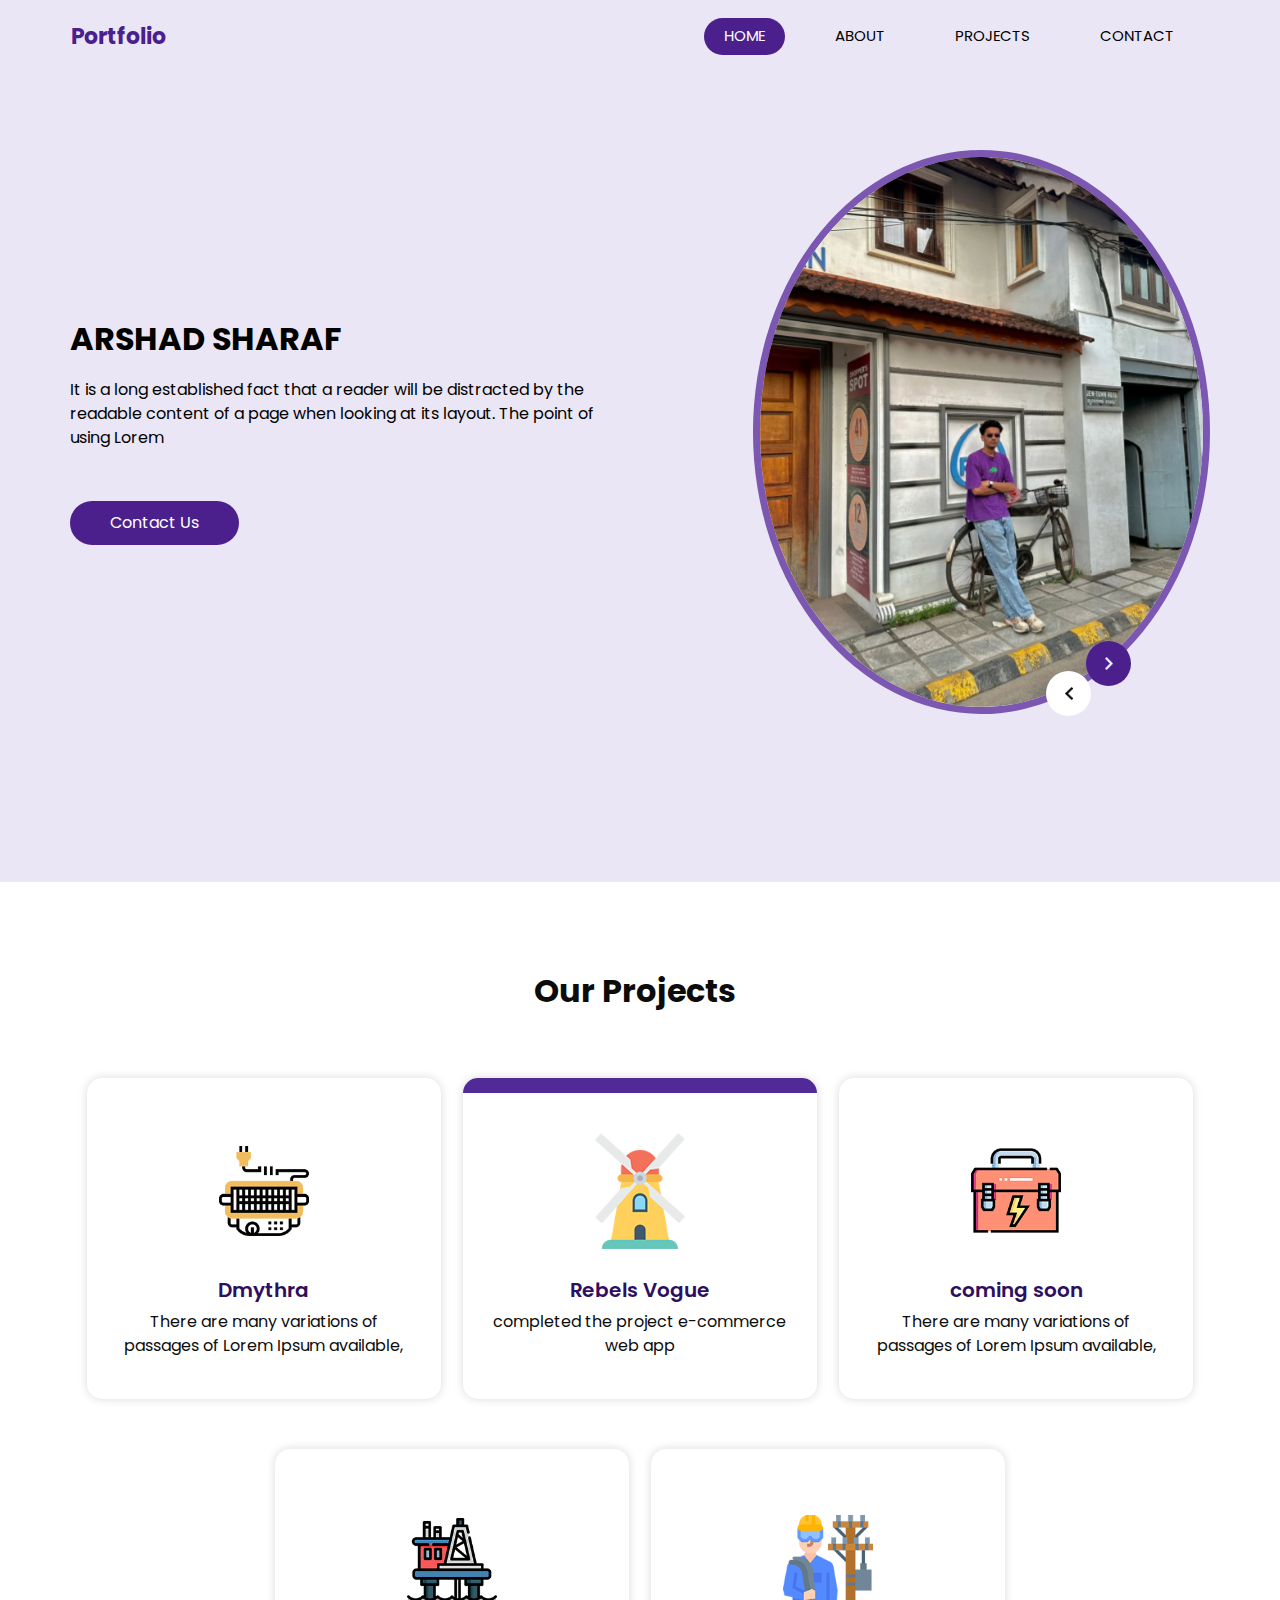
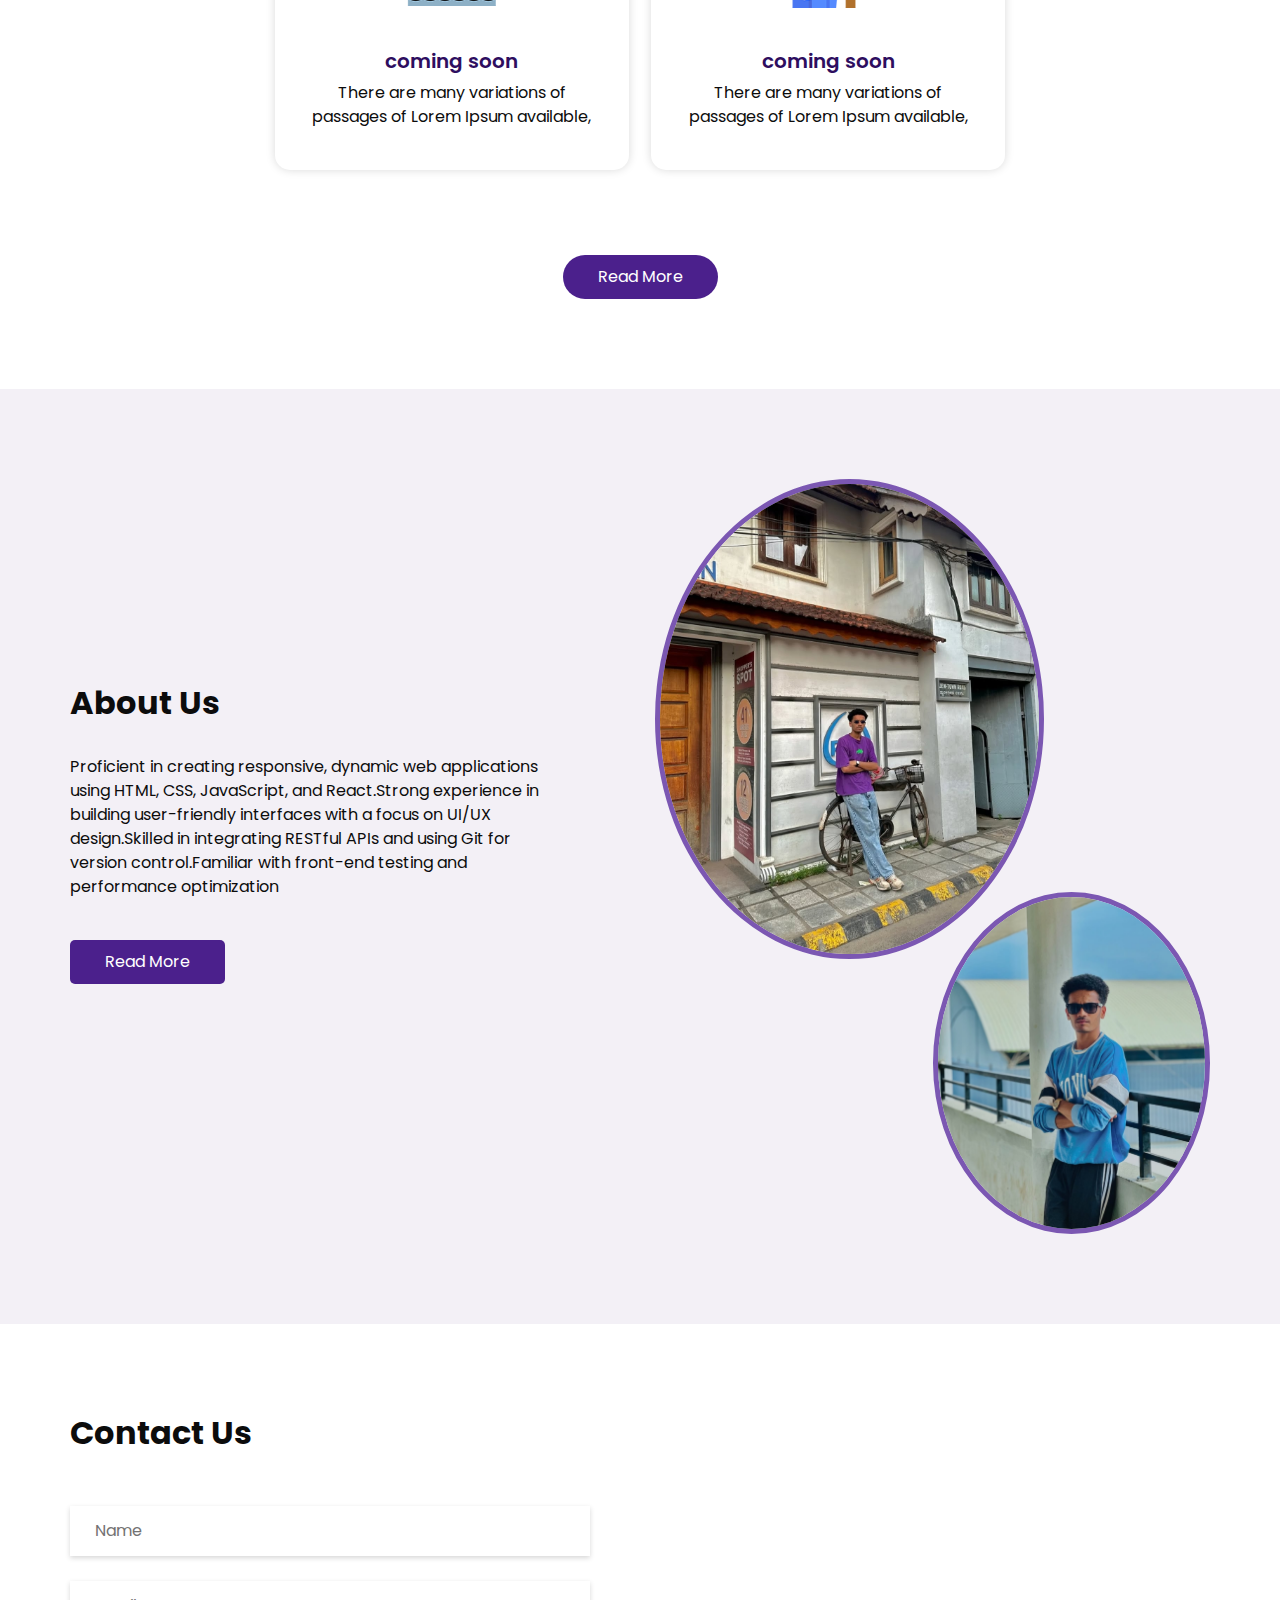
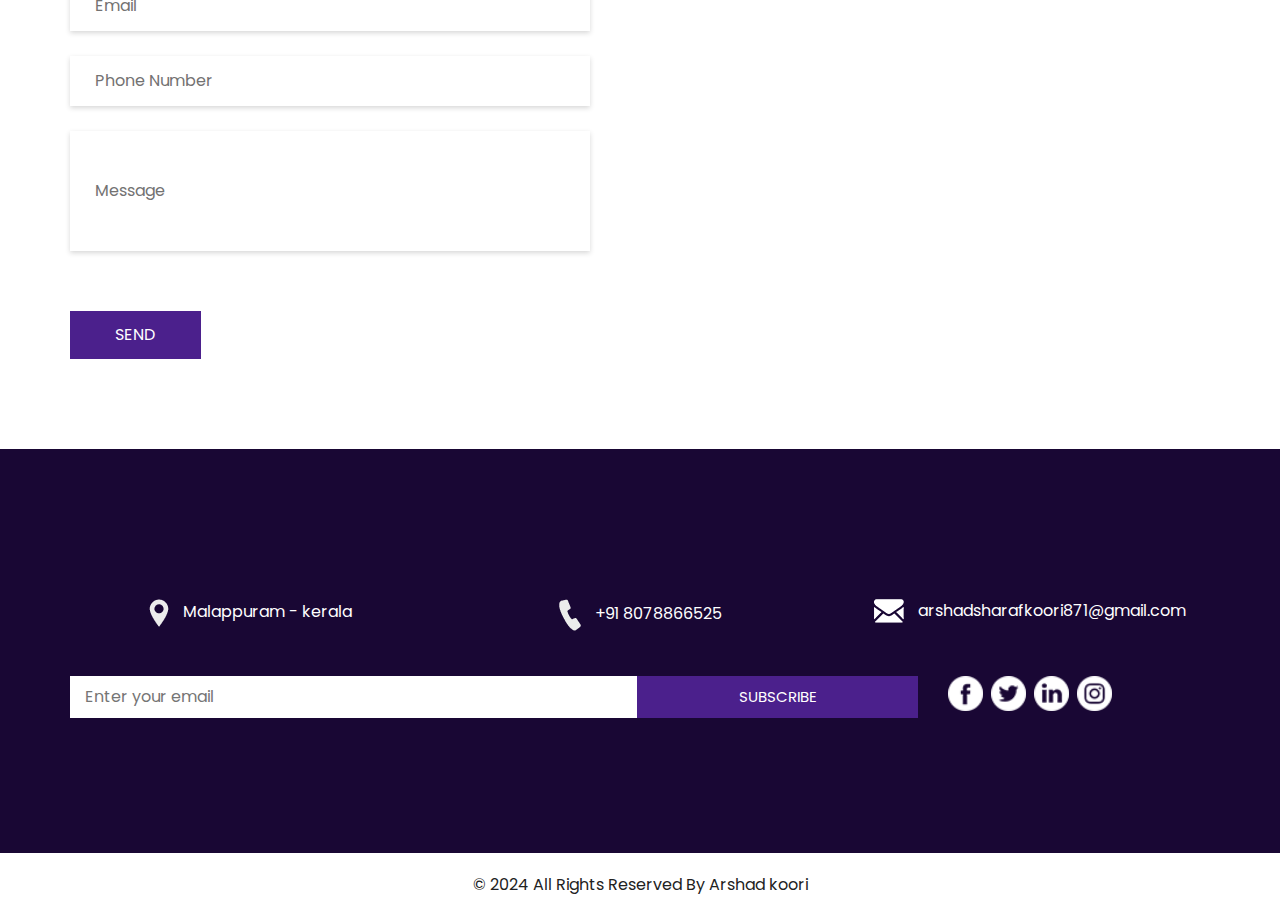
<file: index.html>
<!DOCTYPE html>
<html>

<head>
  <!-- Basic -->
  <meta charset="utf-8" />
  <meta http-equiv="X-UA-Compatible" content="IE=edge" />
  <!-- Mobile Metas -->
  <meta name="viewport" content="width=device-width, initial-scale=1, shrink-to-fit=no" />
  <!-- Site Metas -->
  <meta name="keywords" content="" />
  <meta name="description" content="" />
  <meta name="author" content="" />

  <title>Arshad Koori</title>

  <!-- slider stylesheet -->
  <link rel="stylesheet" type="text/css" href="https://cdnjs.cloudflare.com/ajax/libs/OwlCarousel2/2.1.3/assets/owl.carousel.min.css" />

  <!-- bootstrap core css -->
  <link rel="stylesheet" type="text/css" href="css/bootstrap.css" />

  <!-- fonts style -->
  <link href="https://fonts.googleapis.com/css?family=Poppins:400,600,700&display=swap" rel="stylesheet">
  <!-- Custom styles for this template -->
  <link href="css/style.css" rel="stylesheet" />
  <!-- responsive style -->
  <link href="css/responsive.css" rel="stylesheet" />
</head>

<body>

  <div class="hero_area">
    <!-- header section strats -->
    <header class="header_section">
      <div class="container">
        <nav class="navbar navbar-expand-lg custom_nav-container ">
          <a class="navbar-brand" href="index.html">
            <!-- <img src="images/logo.png" alt=""> -->
            <span>
              Portfolio
            </span>
          </a>
          <button class="navbar-toggler" type="button" data-toggle="collapse" data-target="#navbarSupportedContent" aria-controls="navbarSupportedContent" aria-expanded="false" aria-label="Toggle navigation">
            <span class="s-1"> </span>
            <span class="s-2"> </span>
            <span class="s-3"> </span>
          </button>

          <div class="collapse navbar-collapse" id="navbarSupportedContent">
            <div class="d-flex ml-auto flex-column flex-lg-row align-items-center">
              <ul class="navbar-nav  ">
                <li class="nav-item active">
                  <a class="nav-link" href="index.html">Home <span class="sr-only">(current)</span></a>
                </li>
                <li class="nav-item">
                  <a class="nav-link" href="about.html"> About</a>
                </li>
                <li class="nav-item">
                  <a class="nav-link" href="service.html"> Projects </a>
                </li>
                <li class="nav-item">
                  <!-- <a class="nav-link" href="blog.html"> Blog </a> -->
                </li>
                <li class="nav-item">
                  <a class="nav-link" href="contact.html">Contact </a>
                </li>
              </ul>
            </div>
          </div>
        </nav>
      </div>
    </header>
    <!-- end header section -->
    <!-- slider section -->
    <section class=" slider_section ">
      <div class="container">
        <div class="row">
          <div class="col-md-6 ">
            <div class="detail_box">
              <h1><span class="i"></span>
                <span class="iam"></span> 
                ARSHAD SHARAF  
                
              </h1>
              <p>
                It is a long established fact that a reader will be distracted by the readable content of a page when looking at its layout. The point of using Lorem
              </p>
              <a href="" class="">
                Contact Us
            </div>
          </div>
          <div class="col-lg-5 col-md-6 offset-lg-1">
            <div class="img_content">
              <div class="img_container">
                <div id="carouselExampleControls" class="carousel slide" data-ride="carousel">
                  <div class="carousel-inner">
                    <div class="carousel-item active">
                      <div class="img-box">
                        <img src="images/IMG_20241219_225142.jpg" alt="">

                      </div>
                    </div>
                    <div class="carousel-item">
                      <div class="img-box">
                        <img src="images/IMG_20241219_225156.jpg" alt="">

                      </div>
                    </div>
                    <div class="carousel-item">
                      <div class="img-box">
                        <img src="images/IMG_20241219_225142.jpg" alt="">

                      </div>
                    </div>
                  </div>
                </div>
              </div>
              <a class="carousel-control-prev" href="#carouselExampleControls" role="button" data-slide="prev">
                <span class="sr-only">Previous</span>
              </a>
              <a class="carousel-control-next" href="#carouselExampleControls" role="button" data-slide="next">
                <span class="sr-only">Next</span>
              </a>
            </div>

          </div>
        </div>
      </div>
    </section>
    <!-- end slider section -->
  </div>


  <!-- service section -->
  <section class="service_section layout_padding">
    <div class="container">
      <div class="heading_container">
        <h2>
          Our Projects
        </h2>
        <!-- <img src="images/plug.png" alt=""> -->
      </div>

      <div class="service_container">
        <div class="box">
          <div class="img-box">
            <img src="images/s1.png" class="img1" alt="">
          </div>
          <div class="detail-box">
            <h5>
              Dmythra
            </h5>
            <p>
              There are many variations of passages of Lorem Ipsum available,
            </p>
          </div>
        </div>
        <div class="box active">
          <div class="img-box">
            <img src="images/s2.png" class="img1" alt="">
          </div>
          <div class="detail-box">
            <h5>
              Rebels Vogue
            </h5>
            <p>
              completed the project e-commerce web app
            </p>
          </div>
        </div>
        <div class="box">
          <div class="img-box">
            <img src="images/s3.png" class="img1" alt="">
          </div>
          <div class="detail-box">
            <h5>
              coming soon
            </h5>
            <p>
              There are many variations of passages of Lorem Ipsum available,
            </p>
          </div>
        </div>
        <div class="box ">
          <div class="img-box">
            <img src="images/s4.png" class="img1" alt="">
          </div>
          <div class="detail-box">
            <h5>
              coming soon
            </h5>
            <p>
              There are many variations of passages of Lorem Ipsum available,
            </p>
          </div>
        </div>
        <div class="box">
          <div class="img-box">
            <img src="images/s5.png" class="img1" alt="">
          </div>
          <div class="detail-box">
            <h5>
              coming soon
            </h5>
            <p>
              There are many variations of passages of Lorem Ipsum available,
            </p>
          </div>
        </div>
      </div>
      <div class="btn-box">
        <a href="">
          Read More
        </a>
      </div>
    </div>
  </section>
  <!-- end service section -->

  <!-- about section -->
  <section class="about_section layout_padding">
    <div class="container">
      <div class="row">
        <div class="col-md-6">
          <div class="detail-box">
            <div class="heading_container">
              <h2>
                About Us
              </h2>
              <!-- <img src="images/plug.png" alt=""> -->
            </div>
            <p>
              Proficient in creating responsive, dynamic web applications using HTML, CSS, JavaScript, and
 React.Strong experience in building user-friendly interfaces with a focus on UI/UX design.Skilled in
 integrating RESTful APIs and using Git for version control.Familiar with front-end testing and performance
 optimization
            </p>
            <a href="">
              Read More
            </a>
          </div>
        </div>
        <div class="col-md-6">
          <div class="img_container">
            <div class="img-box b1">
              <img src="images/IMG_20241219_225142.jpg" alt="" />
            </div>
            <div class="img-box b2">
              <img src="images/IMG_20241219_225156.jpg" alt="" />
            </div>
          </div>

        </div>

      </div>
    </div>
  </section>

  <!-- end about section -->




  <!-- blog section -->
<!-- 
  <section class="blog_section layout_padding">
    <div class="container">
      <div class="heading_container">
        <h2>
          Blog
        </h2>
        <img src="images/plug.png" alt="">
      </div>
      <div class="row">
        <div class="col-md-6">
          <div class="box">
            <div class="img-box">
              <img src="images/blog1.jpg" alt="">
            </div>
            <div class="detail-box">
              <h5>
                Blog Title Goes Here
              </h5>
              <p>
                There are many variations of passages of Lorem Ipsum available, but the majority have suffered alteration in some form, by injected humour, or randomised
              </p>
            </div>
          </div>
        </div>
        <div class="col-md-6">
          <div class="box">
            <div class="img-box">
              <img src="images/blog2.jpg" alt="">
            </div>
            <div class="detail-box">
              <h5>
                Blog Title Goes Here
              </h5>
              <p>
                There are many variations of passages of Lorem Ipsum available, but the majority have suffered alteration in some form, by injected humour, or randomised
              </p>
            </div>
          </div>
        </div>
      </div>
    </div>
  </section> -->

  <!-- end blog section -->



  <!-- contact section -->

  <section class="contact_section layout_padding">
    <div class="container ">
      <div class="heading_container">
        <h2>
          Contact Us
        </h2>
        <!-- <img src="images/plug.png" alt=""> -->
      </div>
    </div>
    <div class="container">
      <div class="row">
        <div class="col-md-6">
          <form action="">
            <div>
              <input type="text" placeholder="Name" />
            </div>
            <div>
              <input type="email" placeholder="Email" />
            </div>
            <div>
              <input type="text" placeholder="Phone Number" />
            </div>
            <div>
              <input type="text" class="message-box" placeholder="Message" />
            </div>
            <div class="d-flex ">
              <button>
                SEND
              </button>
            </div>
          </form>
        </div>
        <div class="col-md-6">
          <div class="map_container">
            <div class="map-responsive">
              <iframe src="https://www.google.com/maps/embed/v1/place?key=AIzaSyA0s1a7phLN0iaD6-UE7m4qP-z21pH0eSc&q=Eiffel+Tower+Paris+France" width="600" height="300" frameborder="0" style="border:0; width: 100%; height:100%" allowfullscreen></iframe>
            </div>
          </div>
        </div>
      </div>
    </div>
  </section>

  <!-- end contact section -->


  <!-- info section -->

  <section class="info_section layout_padding">
    <div class="container">
      <div class="info_contact">
        <div class="row">
          <div class="col-md-4">
            <a href="">
              <img src="images/location-white.png" alt="">
              <span>
                Malappuram - kerala
              </span>
            </a>
          </div>
          <div class="col-md-4">
            <a href="">
              <img src="images/telephone-white.png" alt="">
              <span>
                +91 8078866525
              </span>
            </a>
          </div>
          <div class="col-md-4">
            <a href="">
              <img src="images/envelope-white.png" alt="">
              <span>
                arshadsharafkoori871@gmail.com
              </span>
            </a>
          </div>
        </div>
      </div>
      <div class="row">
        <div class="col-md-8 col-lg-9">
          <div class="info_form">
            <form action="">
              <input type="text" placeholder="Enter your email">
              <button>
                subscribe
              </button>
            </form>
          </div>
        </div>
        <div class="col-md-4 col-lg-3">
          <div class="info_social">
            <div>
              <a href="">
                <img src="images/fb.png" alt="">
              </a>
            </div>
            <div>
              <a href="">
                <img src="images/twitter.png" alt="">
              </a>
            </div>
            <div>
              <a href="https://www.linkedin.com/in/arshad-sharaf-k-596577221/">
                <img src="images/linkedin.png" alt="">
              </a>
            </div>
            <div>
              <a href="https://www.instagram.com/arshad_koori?igsh=OTBiaDBydG0xZmZk">
                <img src="images/instagram.png" alt="">
              </a>
            </div>
          </div>
        </div>
      </div>

    </div>
  </section>

  <!-- end info section -->

  <!-- footer section -->
  <footer class="container-fluid footer_section">
    <div class="container">
      <div class="row">
        <div class="col-lg-7 col-md-9 mx-auto">
          <p>
            &copy; 2024 All Rights Reserved By
            <a href="https://html.design/">Arshad koori</a>
          </p>
        </div>
      </div>
    </div>
  </footer>
  <!-- footer section -->


  <script src="js/jquery-3.4.1.min.js"></script>
  <script src="js/bootstrap.js"></script>

</body>

</html>
</file>
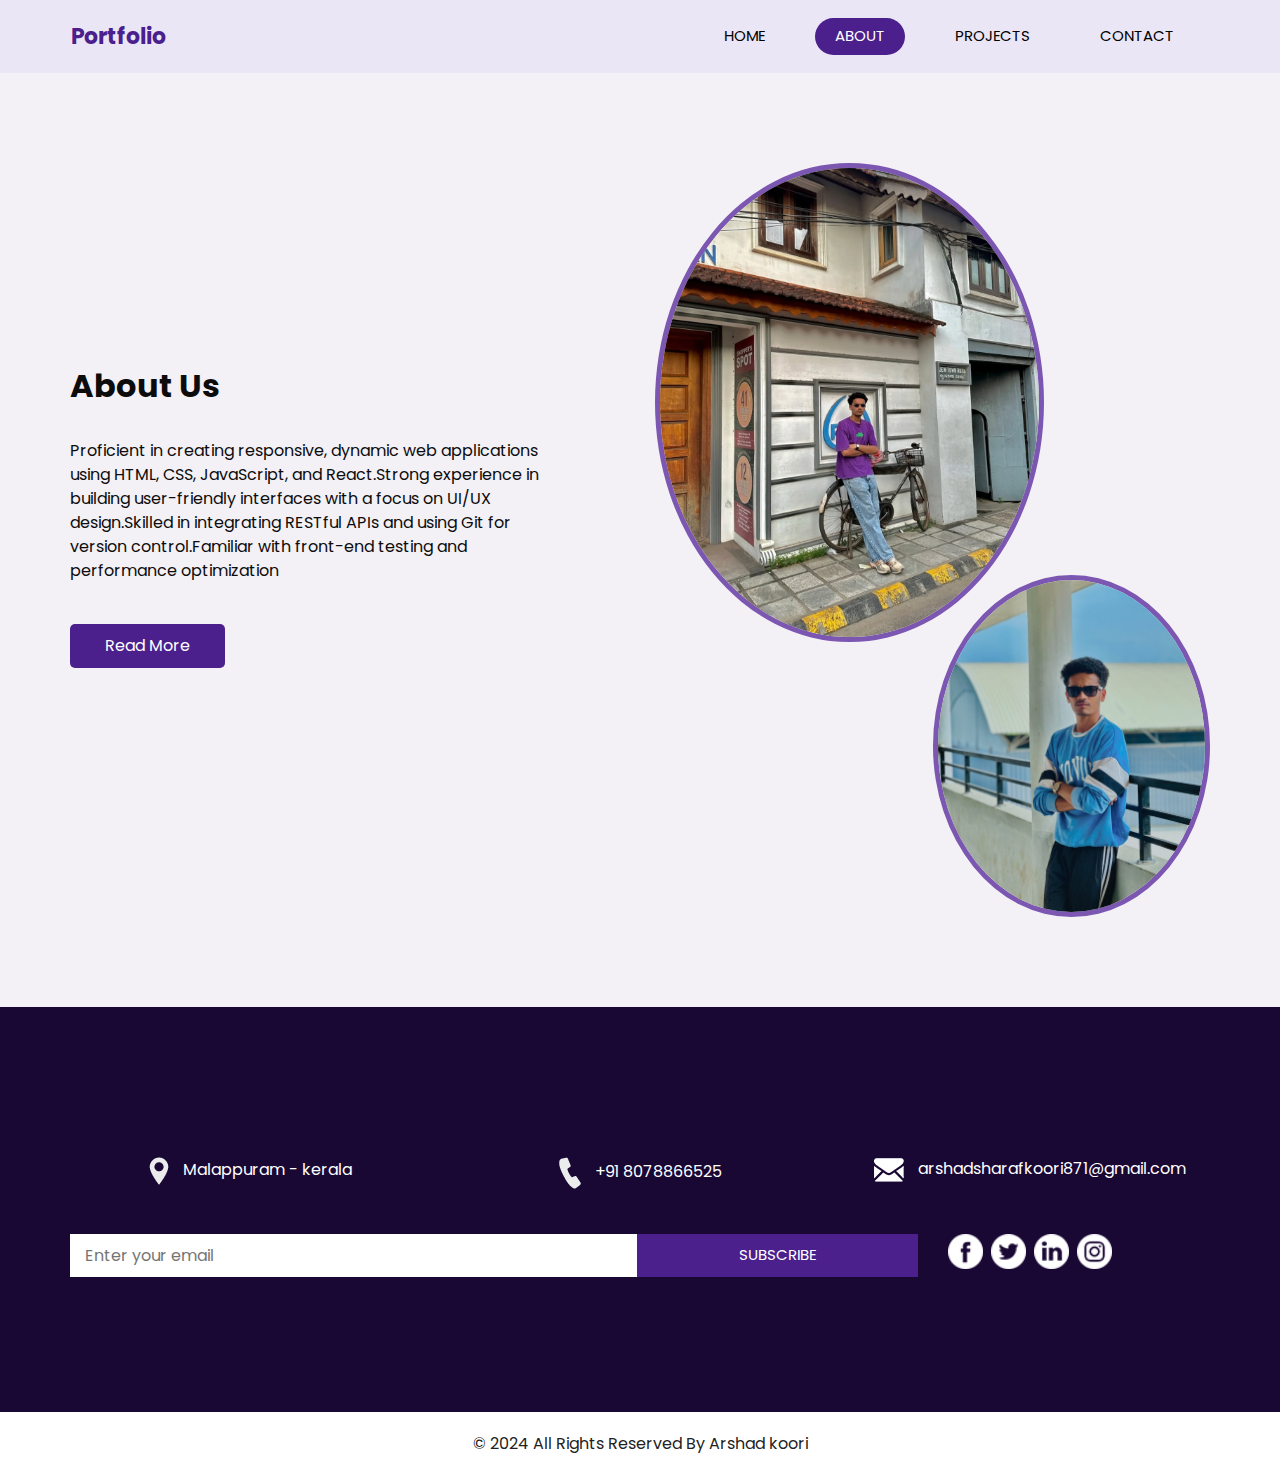
<file: about.html>
<!DOCTYPE html>
<html>

<head>
  <!-- Basic -->
  <meta charset="utf-8" />
  <meta http-equiv="X-UA-Compatible" content="IE=edge" />
  <!-- Mobile Metas -->
  <meta name="viewport" content="width=device-width, initial-scale=1, shrink-to-fit=no" />
  <!-- Site Metas -->
  <meta name="keywords" content="" />
  <meta name="description" content="" />
  <meta name="author" content="" />

  <title>Arshad koori</title>

  <!-- slider stylesheet -->
  <link rel="stylesheet" type="text/css" href="https://cdnjs.cloudflare.com/ajax/libs/OwlCarousel2/2.1.3/assets/owl.carousel.min.css" />

  <!-- bootstrap core css -->
  <link rel="stylesheet" type="text/css" href="css/bootstrap.css" />

  <!-- fonts style -->
  <link href="https://fonts.googleapis.com/css?family=Poppins:400,600,700&display=swap" rel="stylesheet">
  <!-- Custom styles for this template -->
  <link href="css/style.css" rel="stylesheet" />
  <!-- responsive style -->
  <link href="css/responsive.css" rel="stylesheet" />
</head>

<body class="sub_page">

  <div class="hero_area">
    <!-- header section strats -->
    <header class="header_section">
      <div class="container">
        <nav class="navbar navbar-expand-lg custom_nav-container ">
          <a class="navbar-brand" href="index.html">
            <!-- <img src="images/logo.png" alt=""> -->
            <span>
              Portfolio
            </span>
          </a>
          <button class="navbar-toggler" type="button" data-toggle="collapse" data-target="#navbarSupportedContent" aria-controls="navbarSupportedContent" aria-expanded="false" aria-label="Toggle navigation">
            <span class="s-1"> </span>
            <span class="s-2"> </span>
            <span class="s-3"> </span>
          </button>

          <div class="collapse navbar-collapse" id="navbarSupportedContent">
            <div class="d-flex ml-auto flex-column flex-lg-row align-items-center">
              <ul class="navbar-nav  ">
                <li class="nav-item ">
                  <a class="nav-link" href="index.html">Home <span class="sr-only">(current)</span></a>
                </li>
                <li class="nav-item active">
                  <a class="nav-link" href="about.html"> About</a>
                </li>
                <li class="nav-item">
                  <a class="nav-link" href="service.html"> Projects </a>
                </li>
                <li class="nav-item">
                  <!-- <a class="nav-link" href="blog.html"> Blog </a> -->
                </li>
                <li class="nav-item">
                  <a class="nav-link" href="contact.html">Contact </a>
                </li>
              </ul>
            </div>
          </div>
        </nav>
      </div>
    </header>
    <!-- end header section -->
  </div>



  <!-- about section -->
  <section class="about_section layout_padding">
    <div class="container">
      <div class="row">
        <div class="col-md-6">
          <div class="detail-box">
            <div class="heading_container">
              <h2>
                About Us
              </h2>
              <!-- <img src="images/plug.png" alt=""> -->
            </div>
            <p>
              Proficient in creating responsive, dynamic web applications using HTML, CSS, JavaScript, and
              React.Strong experience in building user-friendly interfaces with a focus on UI/UX design.Skilled in
              integrating RESTful APIs and using Git for version control.Familiar with front-end testing and performance
              optimization
            </p>
            <a href="">
              Read More
            </a>
          </div>
        </div>
        <div class="col-md-6">
          <div class="img_container">
            <div class="img-box b1">
              <img src="images/IMG_20241219_225142.jpg" alt="" />
            </div>
            <div class="img-box b2">
              <img src="images/IMG_20241219_225156.jpg" alt="" />
            </div>
          </div>

        </div>

      </div>
    </div>
  </section>

  <!-- end about section -->

  <!-- info section -->

  <section class="info_section layout_padding">
    <div class="container">
      <div class="info_contact">
        <div class="row">
          <div class="col-md-4">
            <a href="">
              <img src="images/location-white.png" alt="">
              <span>
                Malappuram - kerala
              </span>
            </a>
          </div>
          <div class="col-md-4">
            <a href="">
              <img src="images/telephone-white.png" alt="">
              <span>
                +91 8078866525
              </span>
            </a>
          </div>
          <div class="col-md-4">
            <a href="">
              <img src="images/envelope-white.png" alt="">
              <span>
                arshadsharafkoori871@gmail.com
              </span>
            </a>
          </div>
        </div>
      </div>
      <div class="row">
        <div class="col-md-8 col-lg-9">
          <div class="info_form">
            <form action="">
              <input type="text" placeholder="Enter your email">
              <button>
                subscribe
              </button>
            </form>
          </div>
        </div>
        <div class="col-md-4 col-lg-3">
          <div class="info_social">
            <div>
              <a href="">
                <img src="images/fb.png" alt="">
              </a>
            </div>
            <div>
              <a href="">
                <img src="images/twitter.png" alt="">
              </a>
            </div>
            <div>
              <a href="https://www.linkedin.com/in/arshad-sharaf-k-596577221/">
                <img src="images/linkedin.png" alt="">
              </a>
            </div>
            <div>
              <a href="https://www.instagram.com/arshad_koori?igsh=OTBiaDBydG0xZmZk">
                <img src="images/instagram.png" alt="">
              </a>
            </div>
          </div>
        </div>
      </div>

    </div>
  </section>

  <!-- end info section -->

  <!-- footer section -->
  <footer class="container-fluid footer_section">
    <div class="container">
      <div class="row">
        <div class="col-lg-7 col-md-9 mx-auto">
          <p>
            &copy; 2024 All Rights Reserved By
            <a href="https://html.design/">Arshad koori</a>
          </p>
        </div>
      </div>
    </div>
  </footer>
  <!-- footer section -->


  <script src="js/jquery-3.4.1.min.js"></script>
  <script src="js/bootstrap.js"></script>
</body>

</html>
</file>
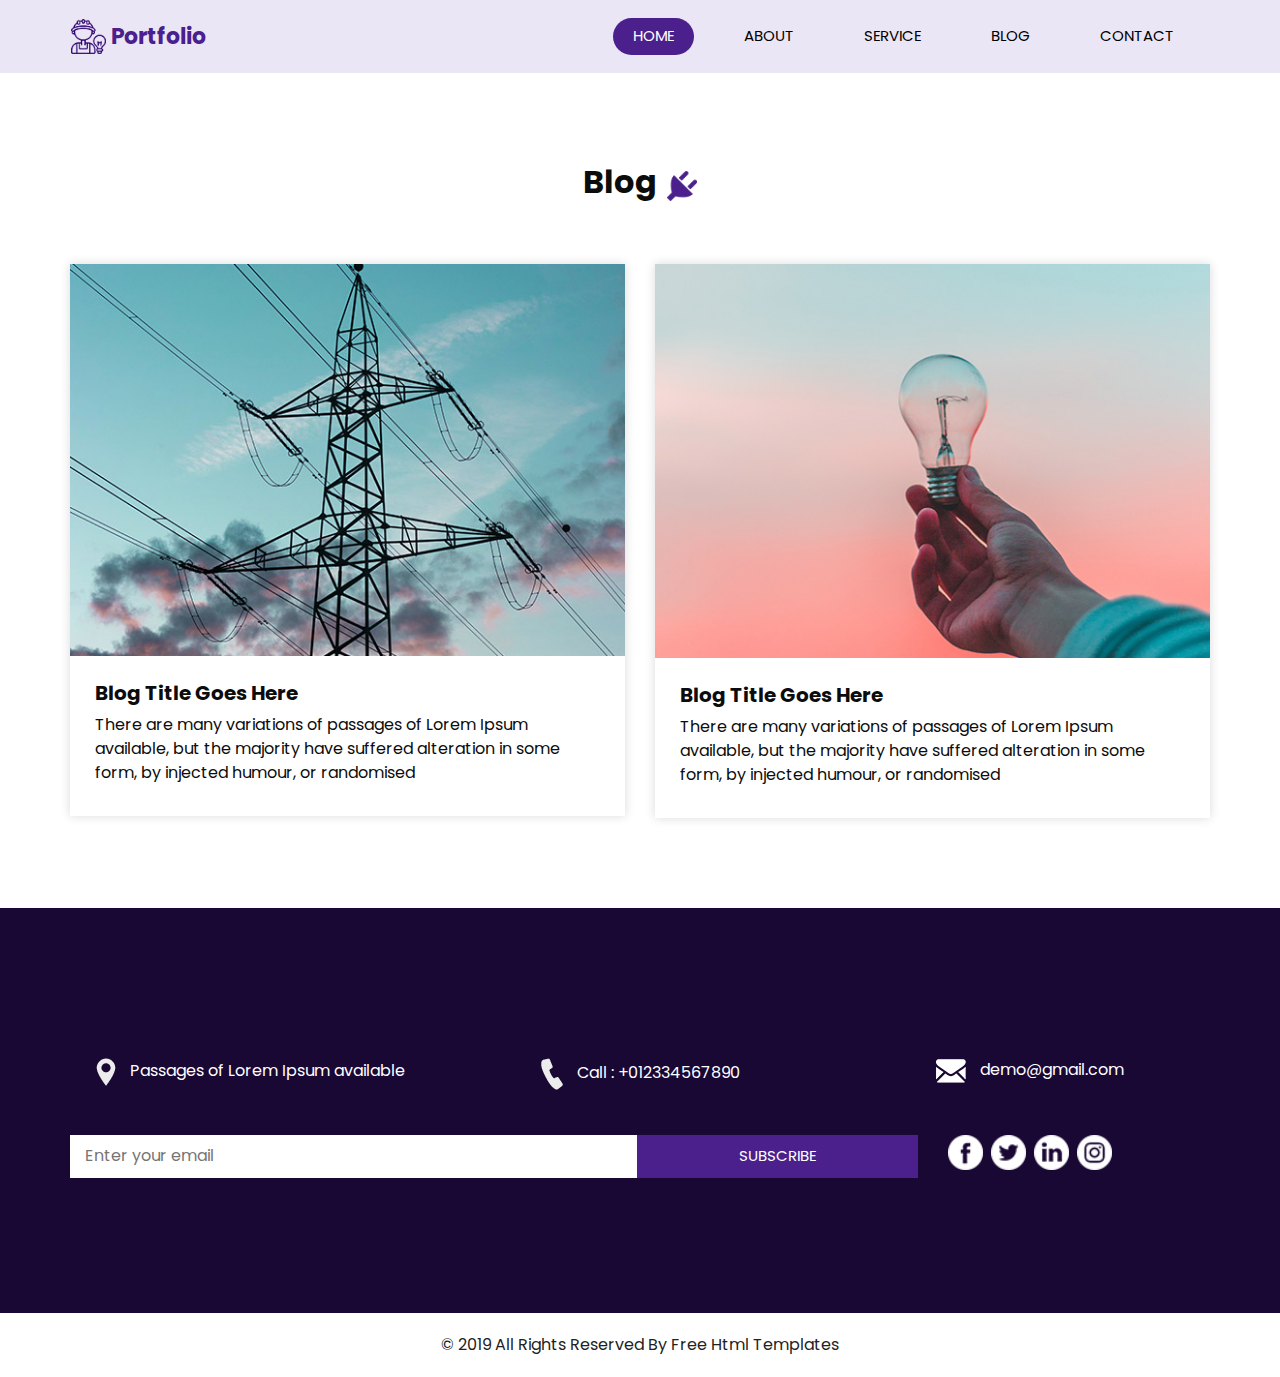
<file: blog.html>
<!DOCTYPE html>
<html>

<head>
  <!-- Basic -->
  <meta charset="utf-8" />
  <meta http-equiv="X-UA-Compatible" content="IE=edge" />
  <!-- Mobile Metas -->
  <meta name="viewport" content="width=device-width, initial-scale=1, shrink-to-fit=no" />
  <!-- Site Metas -->
  <meta name="keywords" content="" />
  <meta name="description" content="" />
  <meta name="author" content="" />

  <title>Arshad Koori</title>

  <!-- slider stylesheet -->
  <link rel="stylesheet" type="text/css" href="https://cdnjs.cloudflare.com/ajax/libs/OwlCarousel2/2.1.3/assets/owl.carousel.min.css" />

  <!-- bootstrap core css -->
  <link rel="stylesheet" type="text/css" href="css/bootstrap.css" />

  <!-- fonts style -->
  <link href="https://fonts.googleapis.com/css?family=Poppins:400,600,700&display=swap" rel="stylesheet">
  <!-- Custom styles for this template -->
  <link href="css/style.css" rel="stylesheet" />
  <!-- responsive style -->
  <link href="css/responsive.css" rel="stylesheet" />
</head>

<body class="sub_page">

  <div class="hero_area">
    <!-- header section strats -->
    <header class="header_section">
      <div class="container">
        <nav class="navbar navbar-expand-lg custom_nav-container ">
          <a class="navbar-brand" href="index.html">
            <img src="images/logo.png" alt="">
            <span>
               Portfolio
            </span>
          </a>
          <button class="navbar-toggler" type="button" data-toggle="collapse" data-target="#navbarSupportedContent" aria-controls="navbarSupportedContent" aria-expanded="false" aria-label="Toggle navigation">
            <span class="s-1"> </span>
            <span class="s-2"> </span>
            <span class="s-3"> </span>
          </button>

          <div class="collapse navbar-collapse" id="navbarSupportedContent">
            <div class="d-flex ml-auto flex-column flex-lg-row align-items-center">
              <ul class="navbar-nav  ">
                <li class="nav-item active">
                  <a class="nav-link" href="index.html">Home <span class="sr-only">(current)</span></a>
                </li>
                <li class="nav-item">
                  <a class="nav-link" href="about.html"> About</a>
                </li>
                <li class="nav-item">
                  <a class="nav-link" href="service.html"> Service </a>
                </li>
                <li class="nav-item">
                  <a class="nav-link" href="blog.html"> Blog </a>
                </li>
                <li class="nav-item">
                  <a class="nav-link" href="contact.html">Contact </a>
                </li>
              </ul>
            </div>
          </div>
        </nav>
      </div>
    </header>
    <!-- end header section -->
  </div>




  <!-- blog section -->

  <section class="blog_section layout_padding">
    <div class="container">
      <div class="heading_container">
        <h2>
          Blog
        </h2>
        <img src="images/plug.png" alt="">
      </div>
      <div class="row">
        <div class="col-md-6">
          <div class="box">
            <div class="img-box">
              <img src="images/blog1.jpg" alt="">
            </div>
            <div class="detail-box">
              <h5>
                Blog Title Goes Here
              </h5>
              <p>
                There are many variations of passages of Lorem Ipsum available, but the majority have suffered alteration in some form, by injected humour, or randomised
              </p>
            </div>
          </div>
        </div>
        <div class="col-md-6">
          <div class="box">
            <div class="img-box">
              <img src="images/blog2.jpg" alt="">
            </div>
            <div class="detail-box">
              <h5>
                Blog Title Goes Here
              </h5>
              <p>
                There are many variations of passages of Lorem Ipsum available, but the majority have suffered alteration in some form, by injected humour, or randomised
              </p>
            </div>
          </div>
        </div>
      </div>
    </div>
  </section>

  <!-- end blog section -->






  <!-- info section -->

  <section class="info_section layout_padding">
    <div class="container">
      <div class="info_contact">
        <div class="row">
          <div class="col-md-4">
            <a href="">
              <img src="images/location-white.png" alt="">
              <span>
                Passages of Lorem Ipsum available
              </span>
            </a>
          </div>
          <div class="col-md-4">
            <a href="">
              <img src="images/telephone-white.png" alt="">
              <span>
                Call : +012334567890
              </span>
            </a>
          </div>
          <div class="col-md-4">
            <a href="">
              <img src="images/envelope-white.png" alt="">
              <span>
                demo@gmail.com
              </span>
            </a>
          </div>
        </div>
      </div>
      <div class="row">
        <div class="col-md-8 col-lg-9">
          <div class="info_form">
            <form action="">
              <input type="text" placeholder="Enter your email">
              <button>
                subscribe
              </button>
            </form>
          </div>
        </div>
        <div class="col-md-4 col-lg-3">
          <div class="info_social">
            <div>
              <a href="">
                <img src="images/fb.png" alt="">
              </a>
            </div>
            <div>
              <a href="">
                <img src="images/twitter.png" alt="">
              </a>
            </div>
            <div>
              <a href="">
                <img src="images/linkedin.png" alt="">
              </a>
            </div>
            <div>
              <a href="">
                <img src="images/instagram.png" alt="">
              </a>
            </div>
          </div>
        </div>
      </div>

    </div>
  </section>

  <!-- end info section -->


  <!-- footer section -->
  <footer class="container-fluid footer_section">
    <div class="container">
      <div class="row">
        <div class="col-lg-7 col-md-9 mx-auto">
          <p>
            &copy; 2019 All Rights Reserved By
            <a href="https://html.design/">Free Html Templates</a>
          </p>
        </div>
      </div>
    </div>
  </footer>
  <!-- footer section -->


  <script src="js/jquery-3.4.1.min.js"></script>
  <script src="js/bootstrap.js"></script>

</body>

</html>
</file>
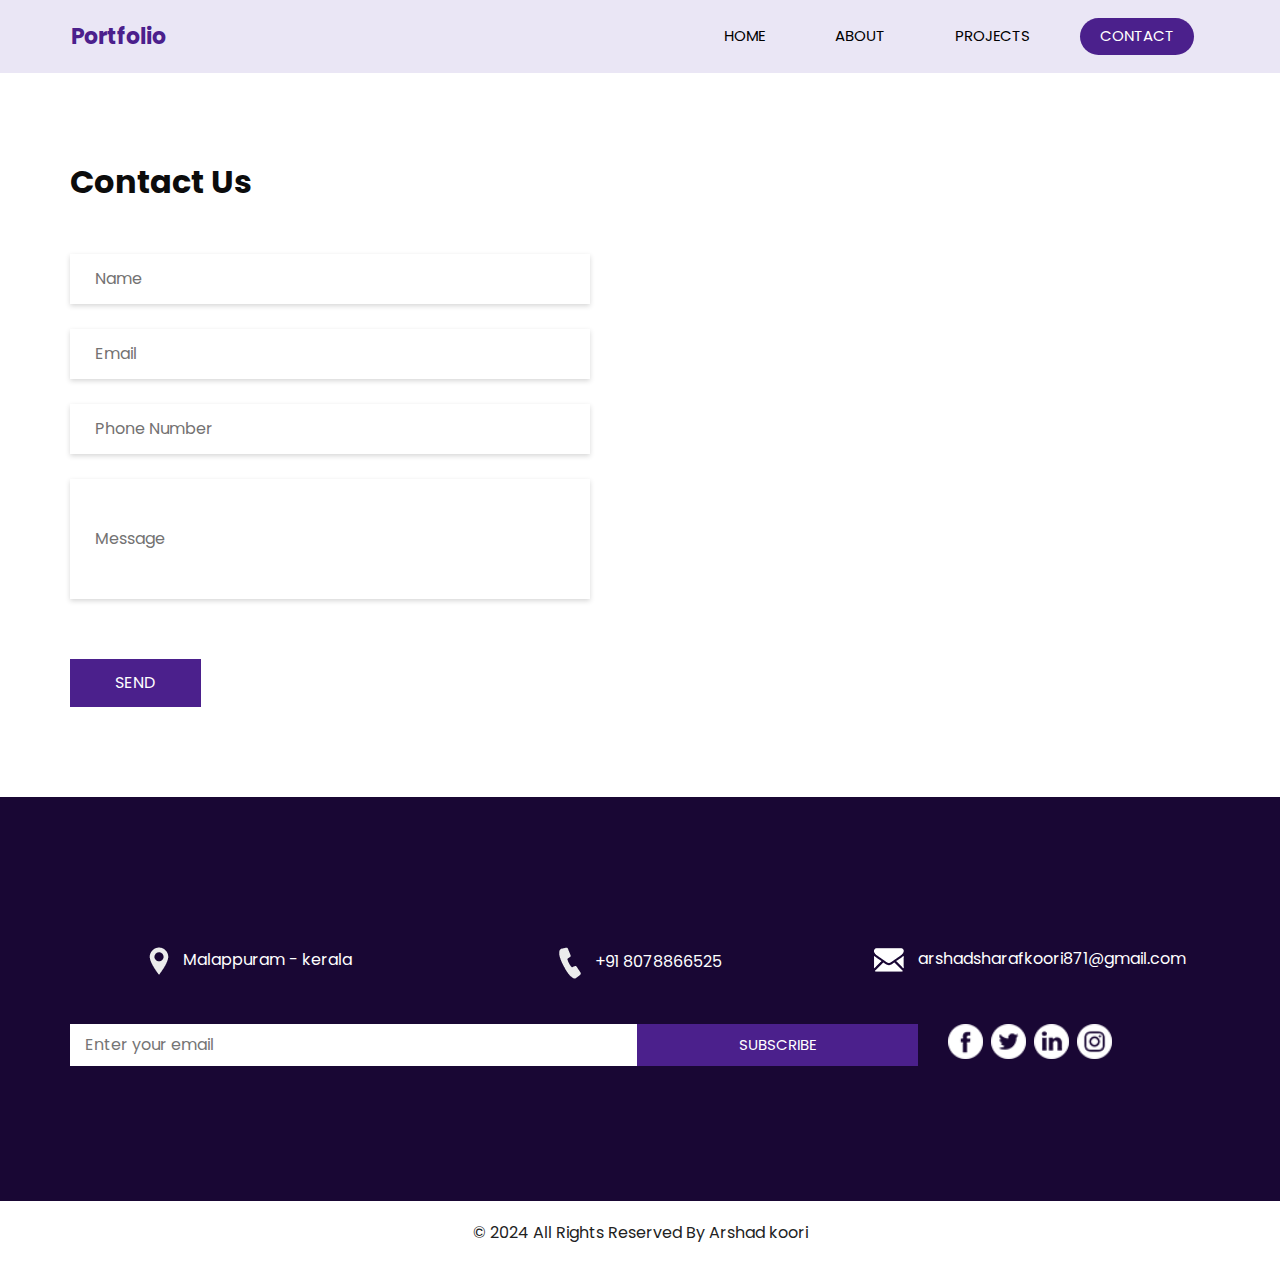
<file: contact.html>
<!DOCTYPE html>
<html>

<head>
  <!-- Basic -->
  <meta charset="utf-8" />
  <meta http-equiv="X-UA-Compatible" content="IE=edge" />
  <!-- Mobile Metas -->
  <meta name="viewport" content="width=device-width, initial-scale=1, shrink-to-fit=no" />
  <!-- Site Metas -->
  <meta name="keywords" content="" />
  <meta name="description" content="" />
  <meta name="author" content="" />

  <title>Arshad koori</title>

  <!-- slider stylesheet -->
  <link rel="stylesheet" type="text/css" href="https://cdnjs.cloudflare.com/ajax/libs/OwlCarousel2/2.1.3/assets/owl.carousel.min.css" />

  <!-- bootstrap core css -->
  <link rel="stylesheet" type="text/css" href="css/bootstrap.css" />

  <!-- fonts style -->
  <link href="https://fonts.googleapis.com/css?family=Poppins:400,600,700&display=swap" rel="stylesheet">
  <!-- Custom styles for this template -->
  <link href="css/style.css" rel="stylesheet" />
  <!-- responsive style -->
  <link href="css/responsive.css" rel="stylesheet" />
</head>

<body class="sub_page">

  <div class="hero_area">
    <!-- header section strats -->
    <header class="header_section">
      <div class="container">
        <nav class="navbar navbar-expand-lg custom_nav-container ">
          <a class="navbar-brand" href="index.html">
            <!-- <img src="images/logo.png" alt=""> -->
            <span>
              Portfolio
            </span>
          </a>
          <button class="navbar-toggler" type="button" data-toggle="collapse" data-target="#navbarSupportedContent" aria-controls="navbarSupportedContent" aria-expanded="false" aria-label="Toggle navigation">
            <span class="s-1"> </span>
            <span class="s-2"> </span>
            <span class="s-3"> </span>
          </button>

          <div class="collapse navbar-collapse" id="navbarSupportedContent">
            <div class="d-flex ml-auto flex-column flex-lg-row align-items-center">
              <ul class="navbar-nav  ">
                <li class="nav-item ">
                  <a class="nav-link" href="index.html">Home <span class="sr-only">(current)</span></a>
                </li>
                <li class="nav-item">
                  <a class="nav-link" href="about.html"> About</a>
                </li>
                <li class="nav-item">
                  <a class="nav-link" href="service.html"> Projects </a>
                </li>
                <li class="nav-item">
                  <!-- <a class="nav-link" href="blog.html"> Blog </a> -->
                </li>
                <li class="nav-item active">
                  <a class="nav-link" href="contact.html">Contact </a>
                </li>
              </ul>
            </div>
          </div>
        </nav>
      </div>
    </header>
    <!-- end header section -->
  </div>


  <!-- contact section -->

  <section class="contact_section layout_padding">
    <div class="container ">
      <div class="heading_container">
        <h2>
          Contact Us
        </h2>
        <!-- <img src="images/plug.png" alt=""> -->
      </div>
    </div>
    <div class="container">
      <div class="row">
        <div class="col-md-6">
          <form action="">
            <div>
              <input type="text" placeholder="Name" />
            </div>
            <div>
              <input type="email" placeholder="Email" />
            </div>
            <div>
              <input type="text" placeholder="Phone Number" />
            </div>
            <div>
              <input type="text" class="message-box" placeholder="Message" />
            </div>
            <div class="d-flex ">
              <button>
                SEND
              </button>
            </div>
          </form>
        </div>
        <div class="col-md-6">
          <div class="map_container">
            <div class="map-responsive">
              <iframe src="https://www.google.com/maps/embed/v1/place?key=AIzaSyA0s1a7phLN0iaD6-UE7m4qP-z21pH0eSc&q=Eiffel+Tower+Paris+France" width="600" height="300" frameborder="0" style="border:0; width: 100%; height:100%" allowfullscreen></iframe>
            </div>
          </div>
        </div>
      </div>
    </div>
  </section>

  <!-- end contact section -->


  <!-- info section -->

  <section class="info_section layout_padding">
    <div class="container">
      <div class="info_contact">
        <div class="row">
          <div class="col-md-4">
            <a href="">
              <img src="images/location-white.png" alt="">
              <span>
                Malappuram - kerala
              </span>
            </a>
          </div>
          <div class="col-md-4">
            <a href="">
              <img src="images/telephone-white.png" alt="">
              <span>
                +91 8078866525
              </span>
            </a>
          </div>
          <div class="col-md-4">
            <a href="">
              <img src="images/envelope-white.png" alt="">
              <span>
                arshadsharafkoori871@gmail.com
              </span>
            </a>
          </div>
        </div>
      </div>
      <div class="row">
        <div class="col-md-8 col-lg-9">
          <div class="info_form">
            <form action="">
              <input type="text" placeholder="Enter your email">
              <button>
                subscribe
              </button>
            </form>
          </div>
        </div>
        <div class="col-md-4 col-lg-3">
          <div class="info_social">
            <div>
              <a href="">
                <img src="images/fb.png" alt="">
              </a>
            </div>
            <div>
              <a href="">
                <img src="images/twitter.png" alt="">
              </a>
            </div>
            <div>
              <a href="https://www.linkedin.com/in/arshad-sharaf-k-596577221/">
                <img src="images/linkedin.png" alt="">
              </a>
            </div>
            <div>
              <a href="https://www.instagram.com/arshad_koori?igsh=OTBiaDBydG0xZmZk">
                <img src="images/instagram.png" alt="">
              </a>
            </div>
          </div>
        </div>
      </div>

    </div>
  </section>

  <!-- end info section -->

  <!-- footer section -->
  <footer class="container-fluid footer_section">
    <div class="container">
      <div class="row">
        <div class="col-lg-7 col-md-9 mx-auto">
          <p>
            &copy; 2024 All Rights Reserved By
            <a href="https://html.design/">Arshad koori</a>
          </p>
        </div>
      </div>
    </div>
  </footer>
  <!-- footer section -->


  <script src="js/jquery-3.4.1.min.js"></script>
  <script src="js/bootstrap.js"></script>

</body>

</html>
</file>
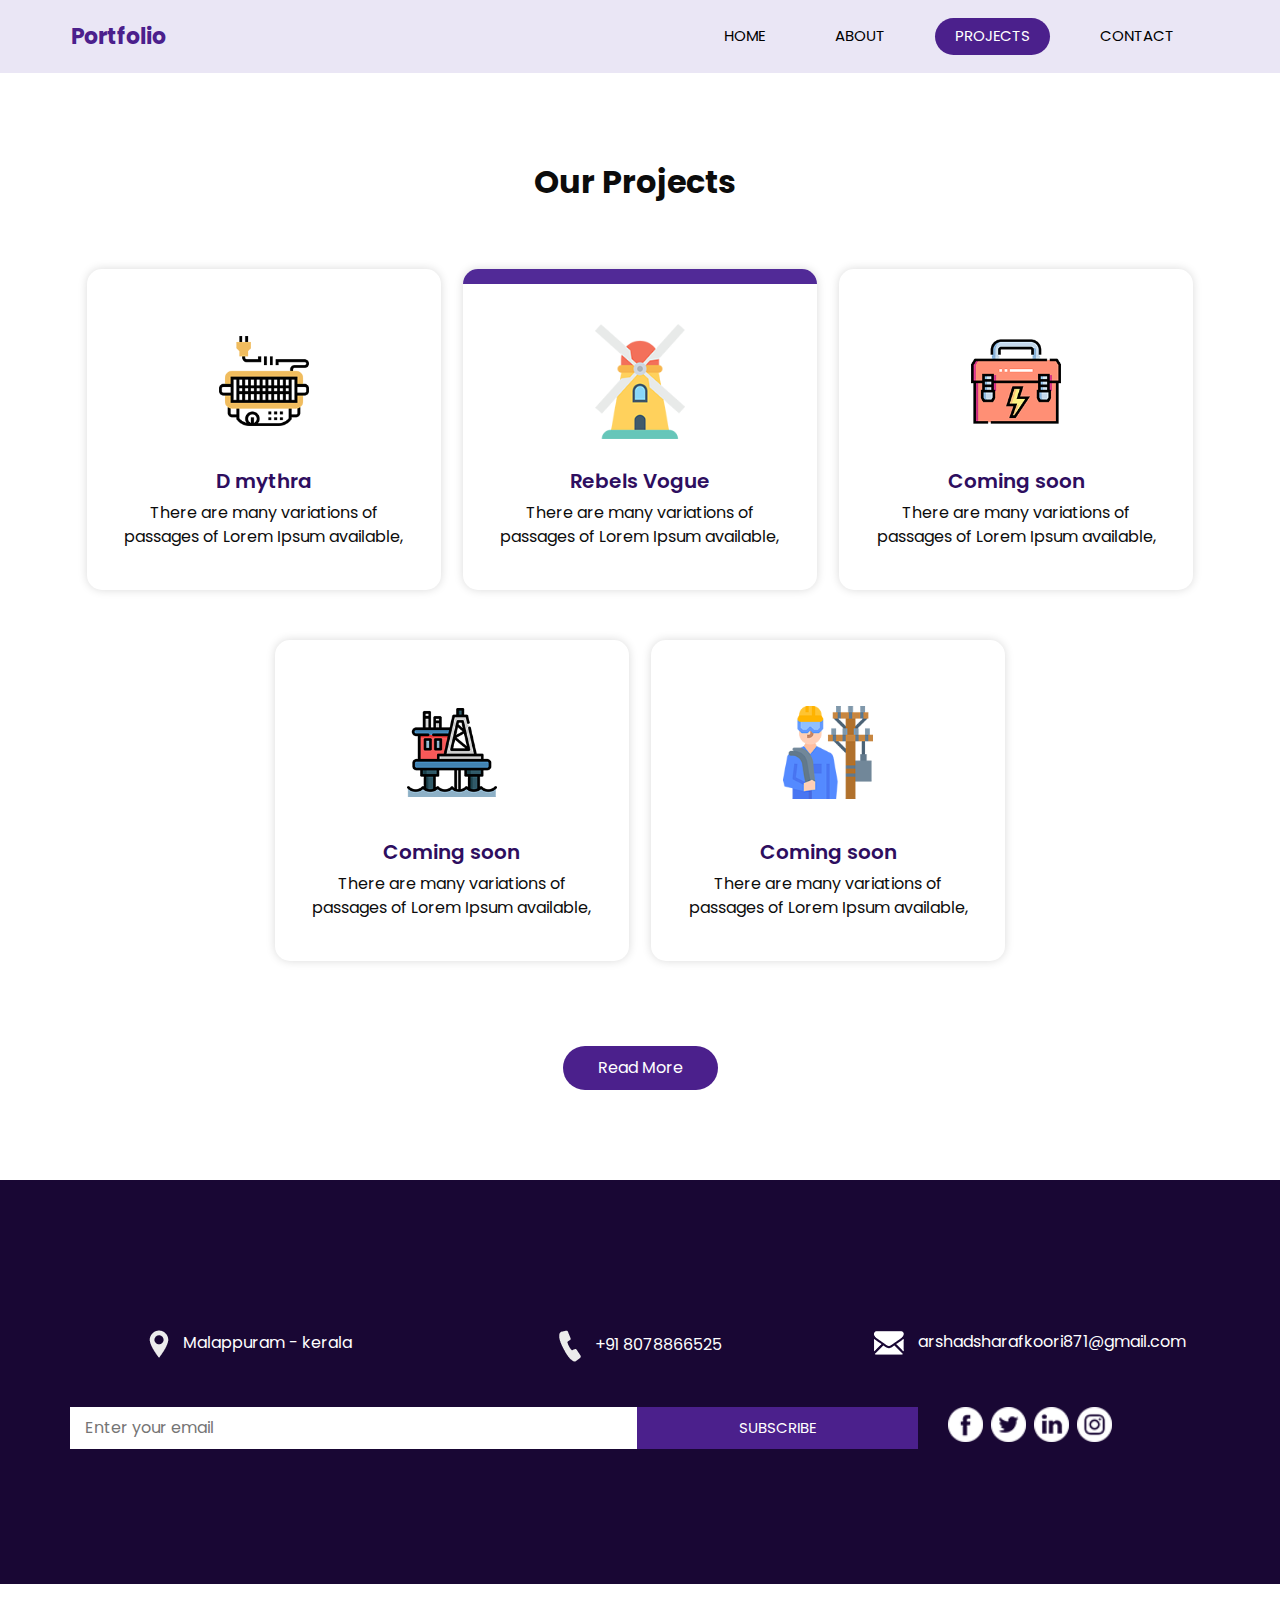
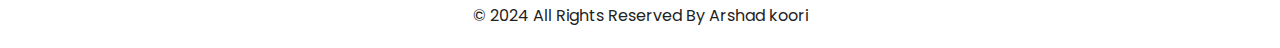
<file: service.html>
<!DOCTYPE html>
<html>

<head>
  <!-- Basic -->
  <meta charset="utf-8" />
  <meta http-equiv="X-UA-Compatible" content="IE=edge" />
  <!-- Mobile Metas -->
  <meta name="viewport" content="width=device-width, initial-scale=1, shrink-to-fit=no" />
  <!-- Site Metas -->
  <meta name="keywords" content="" />
  <meta name="description" content="" />
  <meta name="author" content="" />

  <title>Arshad koori</title>

  <!-- slider stylesheet -->
  <link rel="stylesheet" type="text/css" href="https://cdnjs.cloudflare.com/ajax/libs/OwlCarousel2/2.1.3/assets/owl.carousel.min.css" />

  <!-- bootstrap core css -->
  <link rel="stylesheet" type="text/css" href="css/bootstrap.css" />

  <!-- fonts style -->
  <link href="https://fonts.googleapis.com/css?family=Poppins:400,600,700&display=swap" rel="stylesheet">
  <!-- Custom styles for this template -->
  <link href="css/style.css" rel="stylesheet" />
  <!-- responsive style -->
  <link href="css/responsive.css" rel="stylesheet" />
</head>

<body class="sub_page">

  <div class="hero_area">
    <!-- header section strats -->
    <header class="header_section">
      <div class="container">
        <nav class="navbar navbar-expand-lg custom_nav-container ">
          <a class="navbar-brand" href="index.html">
            <!-- <img src="images/logo.png" alt=""> -->
            <span>
              Portfolio
            </span>
          </a>
          <button class="navbar-toggler" type="button" data-toggle="collapse" data-target="#navbarSupportedContent" aria-controls="navbarSupportedContent" aria-expanded="false" aria-label="Toggle navigation">
            <span class="s-1"> </span>
            <span class="s-2"> </span>
            <span class="s-3"> </span>
          </button>

          <div class="collapse navbar-collapse" id="navbarSupportedContent">
            <div class="d-flex ml-auto flex-column flex-lg-row align-items-center">
              <ul class="navbar-nav  ">
                <li class="nav-item ">
                  <a class="nav-link" href="index.html">Home <span class="sr-only">(current)</span></a>
                </li>
                <li class="nav-item">
                  <a class="nav-link" href="about.html"> About</a>
                </li>
                <li class="nav-item active">
                  <a class="nav-link" href="service.html"> Projects </a>
                </li>
                <li class="nav-item">
                  <!-- <a class="nav-link" href="blog.html"> Blog </a> -->
                </li>
                <li class="nav-item">
                  <a class="nav-link" href="contact.html">Contact </a>
                </li>
              </ul>
            </div>
          </div>
        </nav>
      </div>
    </header>
    <!-- end header section -->
  </div>


  <!-- service section -->
  <section class="service_section layout_padding">
    <div class="container">
      <div class="heading_container">
        <h2>
          Our Projects
        </h2>
        <!-- <img src="images/plug.png" alt=""> -->
      </div>

      <div class="service_container">
        <div class="box">
          <div class="img-box">
            <img src="images/s1.png" class="img1" alt="">
          </div>
          <div class="detail-box">
            <h5>
              D mythra
            </h5>
            <p>
              There are many variations of passages of Lorem Ipsum available,
            </p>
          </div>
        </div>
        <div class="box active">
          <div class="img-box">
            <img src="images/s2.png" class="img1" alt="">
          </div>
          <div class="detail-box">
            <h5>
              Rebels Vogue
            </h5>
            <p>
              There are many variations of passages of Lorem Ipsum available,
            </p>
          </div>
        </div>
        <div class="box">
          <div class="img-box">
            <img src="images/s3.png" class="img1" alt="">
          </div>
          <div class="detail-box">
            <h5>
              Coming soon
            </h5>
            <p>
              There are many variations of passages of Lorem Ipsum available,
            </p>
          </div>
        </div>
        <div class="box ">
          <div class="img-box">
            <img src="images/s4.png" class="img1" alt="">
          </div>
          <div class="detail-box">
            <h5>
              Coming soon

            </h5>
            <p>
              There are many variations of passages of Lorem Ipsum available,
            </p>
          </div>
        </div>
        <div class="box">
          <div class="img-box">
            <img src="images/s5.png" class="img1" alt="">
          </div>
          <div class="detail-box">
            <h5>
              Coming soon

            </h5>
            <p>
              There are many variations of passages of Lorem Ipsum available,
            </p>
          </div>
        </div>
      </div>
      <div class="btn-box">
        <a href="">
          Read More
        </a>
      </div>
    </div>
  </section>
  <!-- end service section -->


  <!-- info section -->

  <section class="info_section layout_padding">
    <div class="container">
      <div class="info_contact">
        <div class="row">
          <div class="col-md-4">
            <a href="">
              <img src="images/location-white.png" alt="">
              <span>
                Malappuram - kerala
              </span>
            </a>
          </div>
          <div class="col-md-4">
            <a href="">
              <img src="images/telephone-white.png" alt="">
              <span>
                +91 8078866525
              </span>
            </a>
          </div>
          <div class="col-md-4">
            <a href="">
              <img src="images/envelope-white.png" alt="">
              <span>
                arshadsharafkoori871@gmail.com
              </span>
            </a>
          </div>
        </div>
      </div>
      <div class="row">
        <div class="col-md-8 col-lg-9">
          <div class="info_form">
            <form action="">
              <input type="text" placeholder="Enter your email">
              <button>
                subscribe
              </button>
            </form>
          </div>
        </div>
        <div class="col-md-4 col-lg-3">
          <div class="info_social">
            <div>
              <a href="">
                <img src="images/fb.png" alt="">
              </a>
            </div>
            <div>
              <a href="">
                <img src="images/twitter.png" alt="">
              </a>
            </div>
            <div>
              <a href="https://www.linkedin.com/in/arshad-sharaf-k-596577221/">
                <img src="images/linkedin.png" alt="">
              </a>
            </div>
            <div>
              <a href="https://www.instagram.com/arshad_koori?igsh=OTBiaDBydG0xZmZk">
                <img src="images/instagram.png" alt="">
              </a>
            </div>
          </div>
        </div>
      </div>

    </div>
  </section>

  <!-- end info section -->

  <!-- footer section -->
  <footer class="container-fluid footer_section">
    <div class="container">
      <div class="row">
        <div class="col-lg-7 col-md-9 mx-auto">
          <p>
            &copy; 2024 All Rights Reserved By
            <a href="https://html.design/">Arshad koori</a>
          </p>
        </div>
      </div>
    </div>
  </footer>
  <!-- footer section -->


  <script src="js/jquery-3.4.1.min.js"></script>
  <script src="js/bootstrap.js"></script>


</body>

</html>
</file>
<file: css/style.css>
body {
  font-family: "Poppins", sans-serif;
  color: #0c0c0c;
  background-color: #ffffff;
}

.layout_padding {
  padding-top: 90px;
  padding-bottom: 90px;
}

.layout_padding2 {
  padding-top: 45px;
  padding-bottom: 45px;
}

.layout_padding2-top {
  padding-top: 45px;
}

.layout_padding2-bottom {
  padding-bottom: 45px;
}

.layout_padding-top {
  padding-top: 90px;
}

.layout_padding-bottom {
  padding-bottom: 90px;
}

.heading_container {
  display: -webkit-box;
  display: -ms-flexbox;
  display: flex;
  -webkit-box-pack: start;
      -ms-flex-pack: start;
          justify-content: flex-start;
  -webkit-box-align: center;
      -ms-flex-align: center;
          align-items: center;
  text-align: center;
}

.heading_container h2 {
  position: relative;
  font-weight: bold;
  margin-right: 10px;
}

.heading_container img {
  width: 30px;
}

/*header section*/
.hero_area {
  height: 98vh;
  position: relative;
  display: -webkit-box;
  display: -ms-flexbox;
  display: flex;
  -webkit-box-orient: vertical;
  -webkit-box-direction: normal;
      -ms-flex-direction: column;
          flex-direction: column;
  background-color: #eae6f5;
}

.sub_page .hero_area {
  height: auto;
}

.header_section .container {
  padding: 0;
}

.header_section .nav_container {
  margin: 0 auto;
}

.custom_nav-container .navbar-nav .nav-item .nav-link {
  padding: 7px 20px;
  margin: 10px 15px;
  color: #000000;
  text-align: center;
  border-radius: 35px;
  text-transform: uppercase;
  font-size: 15px;
}

.custom_nav-container .navbar-nav .nav-item.active .nav-link, .custom_nav-container .navbar-nav .nav-item:hover .nav-link {
  background-color: #4b208c;
  color: #ffffff;
}

a,
a:hover,
a:focus {
  text-decoration: none;
}

a:hover,
a:focus {
  color: initial;
}

.btn,
.btn:focus {
  outline: none !important;
  -webkit-box-shadow: none;
          box-shadow: none;
}

.custom_nav-container .nav_search-btn {
  background-image: url(../images/search-icon.png);
  background-size: 22px;
  background-repeat: no-repeat;
  background-position-y: 7px;
  width: 35px;
  height: 35px;
  padding: 0;
  border: none;
}

.navbar-brand {
  display: -webkit-box;
  display: -ms-flexbox;
  display: flex;
  -webkit-box-align: center;
      -ms-flex-align: center;
          align-items: center;
}

.navbar-brand img {
  margin-right: 5px;
  width: 35px;
}

.navbar-brand span {
  font-size: 22px;
  font-weight: 700;
  color: #4b208c;
}

.custom_nav-container {
  z-index: 99999;
}

.navbar-expand-lg .navbar-collapse {
  -webkit-box-align: end;
      -ms-flex-align: end;
          align-items: flex-end;
}

.custom_nav-container .navbar-toggler {
  outline: none;
}

.custom_nav-container .navbar-toggler {
  padding: 0;
  width: 37px;
  height: 42px;
}

.custom_nav-container .navbar-toggler span {
  display: block;
  width: 35px;
  height: 4px;
  background-color: #190734;
  margin: 7px 0;
  -webkit-transition: all .3s;
  transition: all .3s;
}

.custom_nav-container .navbar-toggler[aria-expanded="true"] .s-1 {
  -webkit-transform: rotate(45deg);
          transform: rotate(45deg);
  margin: 0;
  margin-bottom: -4px;
}

.custom_nav-container .navbar-toggler[aria-expanded="true"] .s-2 {
  display: none;
}

.custom_nav-container .navbar-toggler[aria-expanded="true"] .s-3 {
  -webkit-transform: rotate(-45deg);
          transform: rotate(-45deg);
  margin: 0;
  margin-top: -4px;
}

.custom_nav-container .navbar-toggler[aria-expanded="false"] .s-1,
.custom_nav-container .navbar-toggler[aria-expanded="false"] .s-2,
.custom_nav-container .navbar-toggler[aria-expanded="false"] .s-3 {
  -webkit-transform: none;
          transform: none;
}

/*end header section*/
/* slider section */
.slider_section {
  -webkit-box-flex: 1;
      -ms-flex: 1;
          flex: 1;
  display: -webkit-box;
  display: -ms-flexbox;
  display: flex;
  -webkit-box-align: center;
      -ms-flex-align: center;
          align-items: center;
  position: relative;
  z-index: 2;
  color: #3b3a3a;
  padding-bottom: 90px;
}

.slider_section .row {
  -webkit-box-align: center;
      -ms-flex-align: center;
          align-items: center;
}

.slider_section .detail_box {
  color: #000000;
}

.slider_section .detail_box h1 {
  text-transform: uppercase;
  font-weight: bold;
}

.slider_section .detail_box p {
  margin-top: 20px;
}

.slider_section .detail_box a {
  display: inline-block;
  padding: 10px 40px;
  background-color: #4b208c;
  color: #ffffff;
  border-radius: 35px;
  margin-top: 35px;
}

.slider_section .detail_box a:hover {
  background-color: #5625a1;
}

.slider_section .img_container {
  border: 7px solid #7b57b2;
  border-radius: 100%;
  overflow: hidden;
}

.slider_section .img_container div#carouselExampleContarols {
  width: 100%;
  position: unset;
}

.slider_section .img_container .img-box img {
  width: 100%;
}

.slider_section .carousel-control-prev,
.slider_section .carousel-control-next {
  top: initial;
  left: initial;
  bottom: 5%;
  right: 10%;
  width: 45px;
  height: 45px;
  border: none;
  border-radius: 100%;
  opacity: 1;
  background-repeat: no-repeat;
  background-size: 8px;
  background-position: center;
}

.slider_section .carousel-control-prev {
  background-image: url(../images/prev.png);
  background-color: #ffffff;
  -webkit-transform: translate(-85px, 30px);
          transform: translate(-85px, 30px);
}

.slider_section .carousel-control-next {
  background-image: url(../images/next.png);
  background-color: #4b208c;
  -webkit-transform: translate(-45px, 0);
          transform: translate(-45px, 0);
}

.service_section {
  text-align: center;
}

.service_section .heading_container {
  -webkit-box-pack: center;
      -ms-flex-pack: center;
          justify-content: center;
}

.service_section .service_container {
  display: -webkit-box;
  display: -ms-flexbox;
  display: flex;
  -webkit-box-pack: center;
      -ms-flex-pack: center;
          justify-content: center;
  padding: 35px 0;
  -ms-flex-wrap: wrap;
      flex-wrap: wrap;
}

.service_section .service_container .box {
  margin: 25px 1%;
  -ms-flex-preferred-size: 31%;
      flex-basis: 31%;
  padding: 35px 25px 25px;
  border-radius: 15px;
  -webkit-box-shadow: 0 0 10px 0 rgba(0, 0, 0, 0.15);
          box-shadow: 0 0 10px 0 rgba(0, 0, 0, 0.15);
  border-top: 15px solid transparent;
  overflow: hidden;
  -webkit-transition: all .1s;
  transition: all .1s;
}

.service_section .service_container .box .img-box {
  display: -webkit-box;
  display: -ms-flexbox;
  display: flex;
  -webkit-box-pack: center;
      -ms-flex-pack: center;
          justify-content: center;
  -webkit-box-align: center;
      -ms-flex-align: center;
          align-items: center;
  height: 125px;
}

.service_section .service_container .box .img-box img {
  width: 90px;
}

.service_section .service_container .box .detail-box {
  margin-top: 25px;
}

.service_section .service_container .box .detail-box h5 {
  color: #2e0e5f;
  font-weight: 600;
  position: relative;
}

.service_section .service_container .box:hover, .service_section .service_container .box.active {
  border-top: 15px solid #512a97;
}

.service_section .btn-box {
  display: -webkit-box;
  display: -ms-flexbox;
  display: flex;
  -webkit-box-pack: center;
      -ms-flex-pack: center;
          justify-content: center;
  margin-top: 25px;
}

.service_section .btn-box a {
  display: inline-block;
  padding: 10px 35px;
  background-color: #4b208c;
  color: #ffffff;
  border-radius: 35px;
}

.service_section .btn-box a:hover {
  background-color: #5625a1;
}

.about_section {
  background-color: #f3f0f6;
}

.about_section .row {
  -webkit-box-align: center;
      -ms-flex-align: center;
          align-items: center;
}

.about_section .img_container {
  display: -webkit-box;
  display: -ms-flexbox;
  display: flex;
  -webkit-box-orient: vertical;
  -webkit-box-direction: normal;
      -ms-flex-direction: column;
          flex-direction: column;
}

.about_section .img_container .img-box {
  border: 5px solid #7b57b2;
  border-radius: 100%;
  overflow: hidden;
}

.about_section .img_container .img-box.b1 {
  width: 70%;
}

.about_section .img_container .img-box.b2 {
  width: 50%;
  margin-left: auto;
  margin-top: -12%;
}

.about_section .img_container .img-box img {
  width: 100%;
}

.about_section .detail-box {
  margin-right: 15%;
}

.about_section .detail-box p {
  margin-top: 25px;
}

.about_section .detail-box a {
  display: inline-block;
  padding: 10px 35px;
  background-color: #4b208c;
  color: #ffffff;
  border-radius: 5px;
  margin: 25px 0 45px 0;
}

.about_section .detail-box a:hover {
  background-color: #5625a1;
}

.blog_section .heading_container {
  -webkit-box-pack: center;
      -ms-flex-pack: center;
          justify-content: center;
}

.blog_section .heading_container h2::before {
  background-color: #ffffff;
}

.blog_section .box {
  margin-top: 55px;
  background-color: #ffffff;
  -webkit-box-shadow: 0 0 10px 0 rgba(0, 0, 0, 0.15);
          box-shadow: 0 0 10px 0 rgba(0, 0, 0, 0.15);
}

.blog_section .box .img-box {
  position: relative;
}

.blog_section .box .img-box img {
  width: 100%;
}

.blog_section .box .detail-box {
  padding: 25px 25px 15px;
}

.blog_section .box .detail-box h5 {
  font-weight: bold;
}

.contact_section {
  position: relative;
}

.contact_section form {
  margin-top: 45px;
  padding-right: 35px;
}

.contact_section input {
  width: 100%;
  border: none;
  height: 50px;
  margin-bottom: 25px;
  padding-left: 25px;
  background-color: transparent;
  outline: none;
  color: #101010;
  -webkit-box-shadow: 0px 2px 5px 0px rgba(0, 0, 0, 0.16);
  box-shadow: 0px 2px 5px 0px rgba(0, 0, 0, 0.16);
}

.contact_section input::-webkit-input-placeholder {
  color: #737272;
}

.contact_section input:-ms-input-placeholder {
  color: #737272;
}

.contact_section input::-ms-input-placeholder {
  color: #737272;
}

.contact_section input::placeholder {
  color: #737272;
}

.contact_section input.message-box {
  height: 120px;
}

.contact_section button {
  border: none;
  display: inline-block;
  padding: 12px 45px;
  background-color: #4b208c;
  color: #ffffff;
  border-radius: 0px;
  margin-top: 35px;
}

.contact_section button:hover {
  background-color: #5625a1;
}

.contact_section .map_container {
  height: 100%;
  min-height: 325px;
}

.contact_section .map_container .map-responsive {
  height: 100%;
}

.footer_bg {
  background-image: url(../images/footer-bg.png);
  background-size: cover;
  background-position: top;
}

/* info section */
.info_section {
  background-color: #190734;
  color: #ffffff;
}

.info_section h6 {
  font-weight: bold;
}

.info_section .info_contact {
  margin-top: 60px;
  margin-bottom: 45px;
}

.info_section .info_contact .col-md-4 {
  display: -webkit-box;
  display: -ms-flexbox;
  display: flex;
  -webkit-box-pack: center;
      -ms-flex-pack: center;
          justify-content: center;
}

.info_section .info_contact a {
  color: #ffffff;
}

.info_section .info_contact img {
  max-width: 100%;
  margin-right: 10px;
}

.info_section .info_form {
  margin: 0 auto;
  margin-bottom: 45px;
}

.info_section .info_form h4 {
  text-transform: uppercase;
  text-align: center;
  margin-bottom: 20px;
}

.info_section .info_form form {
  display: -webkit-box;
  display: -ms-flexbox;
  display: flex;
  -webkit-box-align: center;
      -ms-flex-align: center;
          align-items: center;
}

.info_section .info_form form input {
  background-color: #ffffff;
  border: none;
  -webkit-box-flex: 2.5;
      -ms-flex: 2.5;
          flex: 2.5;
  outline: none;
  color: #000000;
  min-height: 42.4px;
  padding-left: 15px;
}

.info_section .info_form form input ::-webkit-input-placeholder {
  color: #ffffff;
  opacity: 0.2;
}

.info_section .info_form form input :-ms-input-placeholder {
  color: #ffffff;
  opacity: 0.2;
}

.info_section .info_form form input ::-ms-input-placeholder {
  color: #ffffff;
  opacity: 0.2;
}

.info_section .info_form form input ::placeholder {
  color: #ffffff;
  opacity: 0.2;
}

.info_section .info_form form button {
  -webkit-box-flex: 1;
      -ms-flex: 1;
          flex: 1;
  border: none;
  display: inline-block;
  padding: 10px 30px;
  background-color: #4b208c;
  color: #ffffff;
  border-radius: 0;
  font-size: 15px;
  text-transform: uppercase;
}

.info_section .info_form form button:hover {
  background-color: #5625a1;
}

.info_section .box {
  display: -webkit-box;
  display: -ms-flexbox;
  display: flex;
}

.info_section .info_social {
  display: -webkit-box;
  display: -ms-flexbox;
  display: flex;
}

.info_section .info_social img {
  width: 35px;
  margin-right: 8px;
}

/* end info section */
/* footer section*/
.footer_section {
  display: -webkit-box;
  display: -ms-flexbox;
  display: flex;
  -webkit-box-pack: center;
      -ms-flex-pack: center;
          justify-content: center;
  position: relative;
}

.footer_section p {
  color: #222222;
  margin: 0 auto;
  text-align: center;
  padding: 20px;
}

.footer_section p a {
  color: #222222;
}

.iam{
  color: rgb(39, 39, 4);
  text-transform: lowercase !important;
}
.i{
  
  color: rgb(39, 39, 4);
  text-transform: uppercase !important;
}
</file>
<file: css/responsive.css>
@media (max-width: 1120px) {}

@media (max-width: 992px) {

  .hero_area {
    height: auto;
  }

  .header_section {
    padding-top: 10px;
  }

  #navbarSupportedContent {
    margin-top: 25px;
  }

  .slider_section {

    padding-top: 75px;
    padding-bottom: 150px;

  }

  .about_section .img-box {
    margin: 0 5%;
  }

  .about_section .detail-box {
    margin-right: 5%;
  }

  .service_section .service_container .box {
    -ms-flex-preferred-size: 48%;
    flex-basis: 48%;
  }

  .about_section .img_container .img-box.b2 {
    margin-top: -5%;
  }

}

@media (max-width: 768px) {


  .slider_section .detail_box {
    text-align: center;
  }

  .slider_section .img_content {
    margin-top: 55px;
  }

  .contact_section .map_container {
    margin-top: 45px;
  }

  .info_section .info_contact a {
    margin-bottom: 15px;
  }

  .info_section .info_social {
    justify-content: center;
  }

  .service_section .service_container .box {
    flex-basis: 98%;
  }

  .contact_section form {
    padding-right: 0;
  }

  .info_section .info_contact a {
    text-align: center;
  }
}

@media (max-width: 576px) {
  .about_section .img_container .img-box.b1 {
    width: 80%;
  }

  .about_section .img_container .img-box.b2 {
    width: 55%;
  }

  .info_section .info_form form {
    flex-direction: column;
  }

  .info_section .info_form form input {
    width: 100%;
  }

  .info_section .info_form form button {
    margin-top: 15px;
    padding: 10px 40px;
  }
}

@media (max-width: 480px) {}

@media (max-width: 420px) {

  .slider_section .carousel-control-prev,
  .slider_section .carousel-control-next {
    right: 0;
  }
}

@media (max-width: 360px) {}

@media (min-width: 1200px) {
  .container {
    max-width: 1170px;
  }
}
</file>
